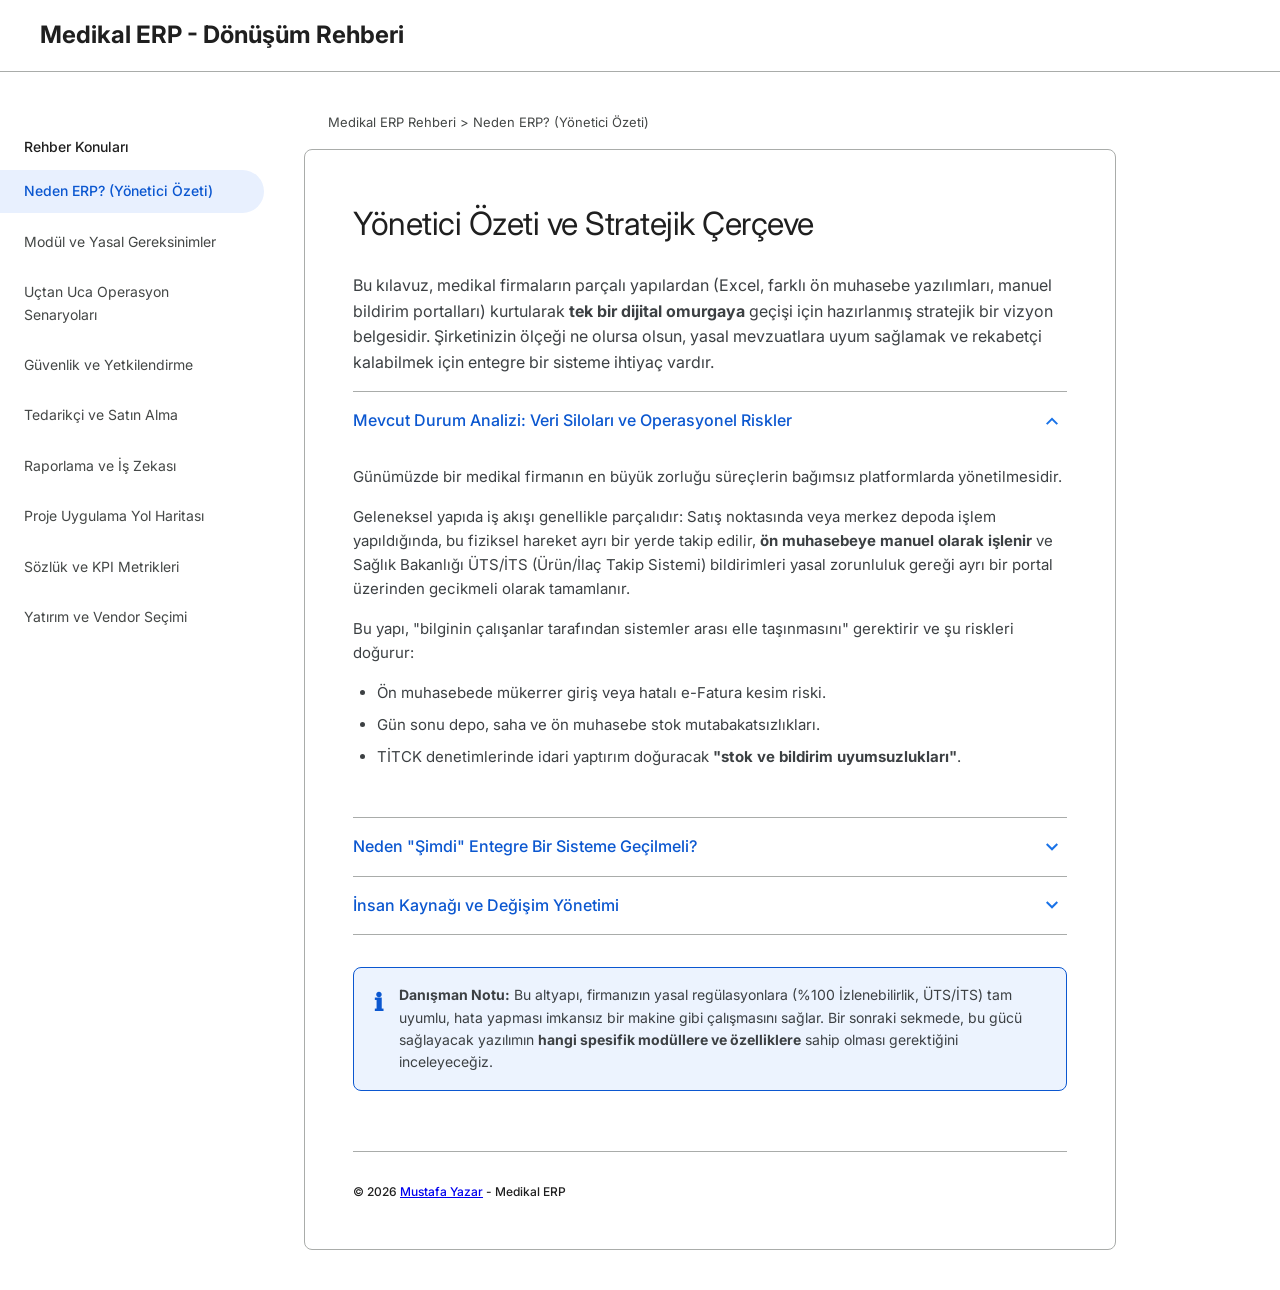
<file: index.html>
<!doctype html>
<html lang="tr">
  <head>
    <meta charset="UTF-8" />
    <meta name="viewport" content="width=device-width, initial-scale=1.0" />
    <title>Medikal ERP Kılavuzu - Google Destek Konsepti</title>
    <link rel="stylesheet" href="style.css" />
  </head>
  <body>
    <!-- Üst Bar -->
    <header>
      <div class="logo"><span>Medikal ERP - Dönüşüm Rehberi</span></div>
      <button class="mobile-menu-toggle" onclick="toggleMobileMenu()">Menü</button>
    </header>

    <div class="page-container">
      <!-- Tek Yol Menü -->
      <aside class="sidebar" id="sidebar">
        <h2>Rehber Konuları</h2>
        <ul class="sidebar-menu">
          <li>
            <a
              href="#"
              id="menu-faz1"
              class="sidebar-link active"
              onclick="
                loadPage(
                  'faz1.html',
                  'menu-faz1',
                  'Neden ERP? (Yönetici Özeti)',
                );
                return false;
              "
              >Neden ERP? (Yönetici Özeti)</a
            >
          </li>
          <li>
            <a
              href="#"
              id="menu-faz2"
              class="sidebar-link"
              onclick="
                loadPage(
                  'faz2.html',
                  'menu-faz2',
                  'Modül ve Yasal Gereksinimler',
                );
                return false;
              "
              >Modül ve Yasal Gereksinimler</a
            >
          </li>
          <li>
            <a
              href="#"
              id="menu-faz3"
              class="sidebar-link"
              onclick="
                loadPage(
                  'faz3.html',
                  'menu-faz3',
                  'Uçtan Uca Operasyon Senaryoları',
                );
                return false;
              "
              >Uçtan Uca Operasyon Senaryoları</a
            >
          </li>
          <li>
            <a
              href="#"
              id="menu-faz4"
              class="sidebar-link"
              onclick="
                loadPage('faz4.html', 'menu-faz4', 'Güvenlik ve Yetkilendirme');
                return false;
              "
              >Güvenlik ve Yetkilendirme</a
            >
          </li>
          <li>
            <a
              href="#"
              id="menu-faz5"
              class="sidebar-link"
              onclick="
                loadPage(
                  'faz5.html',
                  'menu-faz5',
                  'Tedarikçi ve Satın Alma Yönetimi',
                );
                return false;
              "
              >Tedarikçi ve Satın Alma</a
            >
          </li>
          <li>
            <a
              href="#"
              id="menu-faz6"
              class="sidebar-link"
              onclick="
                loadPage('faz6.html', 'menu-faz6', 'Raporlama ve İş Zekası');
                return false;
              "
              >Raporlama ve İş Zekası</a
            >
          </li>
          <li>
            <a
              href="#"
              id="menu-faz7"
              class="sidebar-link"
              onclick="
                loadPage(
                  'faz7.html',
                  'menu-faz7',
                  'Proje Uygulama Yol Haritası',
                );
                return false;
              "
              >Proje Uygulama Yol Haritası</a
            >
          </li>
          <li>
            <a
              href="#"
              id="menu-faz8"
              class="sidebar-link"
              onclick="
                loadPage('faz8.html', 'menu-faz8', 'Sözlük ve KPI Metrikleri');
                return false;
              "
              >Sözlük ve KPI Metrikleri</a
            >
          </li>
          <li>
            <a
              href="#"
              id="menu-faz9"
              class="sidebar-link"
              onclick="
                loadPage(
                  'faz9.html',
                  'menu-faz9',
                  'Yatırım Analizi ve Vendor Seçimi',
                );
                return false;
              "
              >Yatırım ve Vendor Seçimi</a
            >
          </li>
        </ul>
      </aside>

      <!-- İçeriğin Dinamik Olarak Yükleneceği Alan -->
      <main class="main-content">
        <!-- Ekmeğimizin Peşindeyiz -->
        <div class="breadcrumb">
          <a
            href="#"
            onclick="
              loadPage('faz1.html', 'menu-faz1', 'Neden ERP? (Yönetici Özeti)');
              return false;
            "
            >Medikal ERP Rehberi</a
          >
          &gt; <span id="current-breadcrumb">Neden ERP? (Yönetici Özeti)</span>
        </div>

        <div id="content-area">
          <p>İçerik yükleniyor...</p>
        </div>
      </main>
    </div>

    <!-- Dinamik Yükleme Scripti -->
    <script>
      // Sayfa yönergelerini tutacak obje
      const pageInfo = {
        'menu-faz1': { url: 'faz1.html', title: 'Neden ERP? (Yönetici Özeti)', id: 'menu-faz1' },
        'menu-faz2': { url: 'faz2.html', title: 'Modül ve Yasal Gereksinimler', id: 'menu-faz2' },
        'menu-faz3': { url: 'faz3.html', title: 'Uçtan Uca Operasyon Senaryoları', id: 'menu-faz3' },
        'menu-faz4': { url: 'faz4.html', title: 'Güvenlik ve Yetkilendirme', id: 'menu-faz4' },
        'menu-faz5': { url: 'faz5.html', title: 'Tedarikçi ve Satın Alma', id: 'menu-faz5' },
        'menu-faz6': { url: 'faz6.html', title: 'Raporlama ve İş Zekası', id: 'menu-faz6' },
        'menu-faz7': { url: 'faz7.html', title: 'Proje Uygulama Yol Haritası', id: 'menu-faz7' },
        'menu-faz8': { url: 'faz8.html', title: 'Sözlük ve KPI Metrikleri', id: 'menu-faz8' },
        'menu-faz9': { url: 'faz9.html', title: 'Yatırım ve Vendor Seçimi', id: 'menu-faz9' }
      };

      // Sayfa yüklendiğinde URL'den fazı oku veya ilk fazı çağır
      document.addEventListener("DOMContentLoaded", () => {
        const urlParams = new URLSearchParams(window.location.search);
        const pageParam = urlParams.get('page');

        let startPageId = 'menu-faz1';
        if (pageParam && pageInfo[pageParam]) {
          startPageId = pageParam;
        } else if (pageParam && pageInfo['menu-' + pageParam]) {
          startPageId = 'menu-' + pageParam;
        }

        const info = pageInfo[startPageId];
        loadPage(info.url, info.id, info.title, false);
      });

      // Tarayıcı Geri/İleri butonlarını dinle
      window.addEventListener('popstate', (event) => {
        if (event.state && event.state.id) {
          const info = pageInfo[event.state.id];
          if (info) {
            loadPage(info.url, info.id, info.title, false);
          }
        } else {
          // Fallback
          loadPage("faz1.html", "menu-faz1", "Neden ERP? (Yönetici Özeti)", false);
        }
      });

      function loadPage(pageUrl, menuId, breadcrumbTitle, pushToHistory = true) {
        if (pushToHistory) {
          const pageParam = menuId.replace('menu-', '');
          const newUrl = window.location.pathname + '?page=' + pageParam;
          window.history.pushState({ id: menuId }, breadcrumbTitle, newUrl);
        }

        // Menülerdeki 'active' sınıfını temizle
        document
          .querySelectorAll(".sidebar-link")
          .forEach((link) => link.classList.remove("active"));

        // Tıklanan menüyü veya breadcrumb'tan tetiklenen menüyü aktif yap
        const activeMenu = document.getElementById(menuId);
        if (activeMenu) {
          activeMenu.classList.add("active");
        }

        // Üstteki breadcrumb yazısını güncelle
        document.getElementById("current-breadcrumb").innerText =
          breadcrumbTitle;

        // İçeriği çek ve yapıştır gitsin
        fetch(pageUrl)
          .then((response) => {
            if (!response.ok)
              throw new Error("Ağ hatası veya dosya bulunamadı.");
            return response.text();
          })
          .then((html) => {
            document.getElementById("content-area").innerHTML = html;

            // Tablolardaki hücrelere CSS sınıflarını ekle
            document.querySelectorAll('.comparison-table td').forEach(td => {
              if (td.textContent.includes('✓')) {
                td.classList.add('has-check');
              } else if (td.textContent.trim() === '-') {
                td.classList.add('has-dash');
              }
            });

            window.scrollTo(0, 0); // Sayfa başına git

            // Mobilde menü tıklandıktan sonra menüyü kapat
            const sidebar = document.getElementById('sidebar');
            if (sidebar.classList.contains('show')) {
              sidebar.classList.remove('show');
            }
          })
          .catch((error) => {
            document.getElementById("content-area").innerHTML = `
                        <div class="article-card">
                            <h1>Sayfa Yüklenemedi</h1>
                            <p>Yerel dosyalarda fetch API kullanabilmek için bir lokal sunucu (örn: VS Code Live Server) kullanmanız gerekebilir.</p>
                        </div>`;
          });
      }

      function toggleMobileMenu() {
        const sidebar = document.getElementById('sidebar');
        sidebar.classList.toggle('show');
      }
    </script>
  </body>
</html>
</file>
<file: style.css>
@import url("https://fonts.googleapis.com/css2?family=Inter:wght@400;500;600;700&display=swap");

:root {
  --text-primary: #1f1f1f;
  --text-secondary: #444746;
  --link-color: #0b57d0;
  --border-color: #a9acaa;
  --bg-body: #ffffff;
  --bg-nav-active: #e8f0fe;
  --bg-callout: #ecf3fe;
}

* {
  box-sizing: border-box;
}

body {
  font-family: "Inter", sans-serif;
  color: var(--text-primary);
  background-color: var(--bg-body);
  margin: 0;
  line-height: 1.6;
  display: flex;
  flex-direction: column;
  min-height: 100vh;
}

header {
  height: 72px;
  border-bottom: 1px solid var(--border-color);
  display: flex;
  align-items: center;
  justify-content: space-between;
  padding: 16px 40px;
  position: sticky;
  top: 0;
  background-color: #fff;
  z-index: 100;
}

.mobile-menu-toggle {
  display: none;
  background: none;
  border: 1px solid var(--border-color);
  border-radius: 4px;
  padding: 8px 12px;
  font-size: 14px;
  cursor: pointer;
  color: var(--text-primary);
}

header .logo {
  font-size: 24px;
  font-weight: 500;
  color: var(--text-secondary);
  display: flex;
  align-items: center;
}
header .logo span {
  color: var(--text-primary);
  font-weight: 700;
}

.page-container {
  display: flex;
  max-width: 1400px;
  margin: 0 auto;
  width: 100%;
  flex: 1;
}

.sidebar {
  width: 280px;
  padding: 24px 0;
  position: sticky;
  top: 64px;
  height: calc(100vh - 64px);
  overflow-y: auto;
  flex-shrink: 0;
}

.sidebar h2 {
  font-size: 14px;
  padding: 0 24px;
  color: var(--text-primary);
  margin-bottom: 12px;
}

.sidebar-menu {
  list-style: none;
  padding: 0;
  margin: 0;
}

.sidebar-link {
  display: block;
  padding: 10px 24px;
  color: var(--text-secondary);
  text-decoration: none;
  font-size: 14px;
  border-radius: 0 24px 24px 0;
  margin-right: 16px;
  transition: background 0.2s;
}

.sidebar-link:hover {
  background-color: #f1f3f4;
}
.sidebar-link.active {
  background-color: var(--bg-nav-active);
  color: var(--link-color);
  font-weight: 500;
}

.main-content {
  flex: 1;
  padding: 40px 24px;
  max-width: 860px;
}

.breadcrumb {
  padding: 0 24px;
  font-size: 13px;
  color: var(--text-secondary);
  margin-bottom: 16px;
}
.breadcrumb a {
  color: var(--text-secondary);
  text-decoration: none;
}
.breadcrumb a:hover {
  text-decoration: underline;
}

.article-card {
  border: 1px solid var(--border-color);
  border-radius: 8px;
  padding: 48px;
  background: #fff;
}

h1 {
  font-size: 32px;
  font-weight: 400;
  margin-top: 0;
  margin-bottom: 24px;
  letter-spacing: -0.5px;
}
h2 {
  font-size: 22px;
  font-weight: 500;
  margin-top: 40px;
  margin-bottom: 16px;
}
h3 {
  font-size: 16px;
  font-weight: 600;
  margin-top: 24px;
  color: var(--text-secondary);
}
p {
  margin-bottom: 16px;
  color: #3c4043;
}
ul,
ol {
  padding-left: 24px;
  margin-bottom: 24px;
  color: #3c4043;
}
li {
  margin-bottom: 8px;
}

details {
  border-top: 1px solid var(--border-color);
  padding: 0;
}
details:last-of-type {
  border-bottom: 1px solid var(--border-color);
}
summary {
  font-size: 16px;
  color: var(--link-color);
  cursor: pointer;
  font-weight: 500;
  list-style: none;
  display: block;
  position: relative;
  padding: 16px 32px 16px 0;
  outline: none;
}
summary::-webkit-details-marker {
  display: none;
}
summary::after {
  content: "";
  background: no-repeat center;
  background-image: url([data-uri]);
  background-size: 1.5rem;
  height: 1.375rem;
  width: 1.375rem;
  position: absolute;
  right: 4px;
  top: 50%;
  margin-top: -0.6875rem;
  transition: transform 0.2s ease;
}
details[open] summary::after {
  transform: scaleY(-1);
}
.details-content {
  padding: 0 0 24px 0;
  font-size: 15px;
}

.callout {
  background-color: var(--bg-callout);
  border: 1px solid var(--link-color);
  border-radius: 8px;
  padding: 16px 20px;
  display: flex;
  gap: 16px;
  margin: 32px 0;
}
.callout-icon {
  color: var(--link-color);
  font-size: 24px;
  font-weight: bold;
}
.callout-text p {
  margin: 0;
  font-size: 14px;
}
.callout-text h4 {
  margin: 0 0 8px 0;
  font-size: 15px;
  color: var(--text-primary);
}

.survey-container {
  margin-top: 60px;
  padding-top: 30px;
  border-top: 1px solid var(--border-color);
  display: flex;
  align-items: center;
  gap: 20px;
}
.survey-title {
  font-size: 12px;
  font-weight: 500;
  margin: 0;
}
.btn {
  background: none;
  border: 1px solid var(--border-color);
  border-radius: 20px;
  padding: 8px 24px;
  font-size: 14px;
  font-family: "Inter", sans-serif;
  color: var(--link-color);
  cursor: pointer;
  font-weight: 500;
  transition: background 0.2s;
}
.btn:hover {
  background-color: #f1f3f4;
}

@media (max-width: 900px) {
  .page-container {
    flex-direction: column; /* Sütun yapısına çevir */
  }

  header {
    padding: 16px 24px;
  }

  .mobile-menu-toggle {
    display: block;
  }

  header .logo {
    font-size: 18px;
  }

  .main-content {
    order: 2; /* İçerik SONRA gelsin (Menü üstte kalacak şekilde) */
    padding: 24px 16px;
    max-width: 100%;
  }

  .sidebar {
    order: 1; /* Sol Menü mobilde ÜSTTE (header altında) */
    width: 100%;
    height: auto;
    position: static;
    padding: 0;
    border-top: none;
    display: none; /* Varsayılan olarak gizle */
    background-color: #f8f9fa;
  }

  .sidebar.show {
    display: block; /* Butona basılınca göster */
    padding: 16px 0;
    border-bottom: 1px solid var(--border-color);
  }

  .sidebar-link {
    border-radius: 8px; /* Mobilde hap tasarım yerine buton tarzı köşeler */
    margin: 4px 16px;
  }

  .article-card {
    padding: 24px; /* Mobilde dar ekranlarda kenar boşluklarını azalt */
  }

  h1 {
    font-size: 26px;
  }

  .survey-container {
    flex-direction: column; /* Butonları alt alta al */
    align-items: flex-start;
    gap: 12px;
  }

  .callout {
    flex-direction: column; /* İkon ve yazıyı mobilde alt alta al */
    gap: 8px;
  }
}

.comparison-table {
  width: 100%;
  border-collapse: collapse;
  margin: 24px 0;
  font-size: 14px;
}

.comparison-table th,
.comparison-table td {
  border: 1px solid var(--border-color);
  padding: 12px 16px;
  text-align: left;
}

.comparison-table th {
  background-color: #f8f9fa;
  font-weight: 600;
  color: var(--text-primary);
}

.comparison-table tbody tr:nth-child(even) {
  background-color: #fafafa;
}

.comparison-table tbody tr:hover {
  background-color: #f1f3f4;
}

.comparison-table td ul {
  margin: 0;
  padding-left: 16px;
}

.comparison-table td li {
  margin-bottom: 4px;
  font-size: 13px;
}

.comparison-table td.has-check {
  color: #0f9d58;
  font-weight: 600;
  text-align: center;
}

.comparison-table td.has-dash {
  color: #9e9e9e;
  text-align: center;
}

.table-wrapper {
  overflow-x: auto;
  margin: 16px 0;
}
</file>
